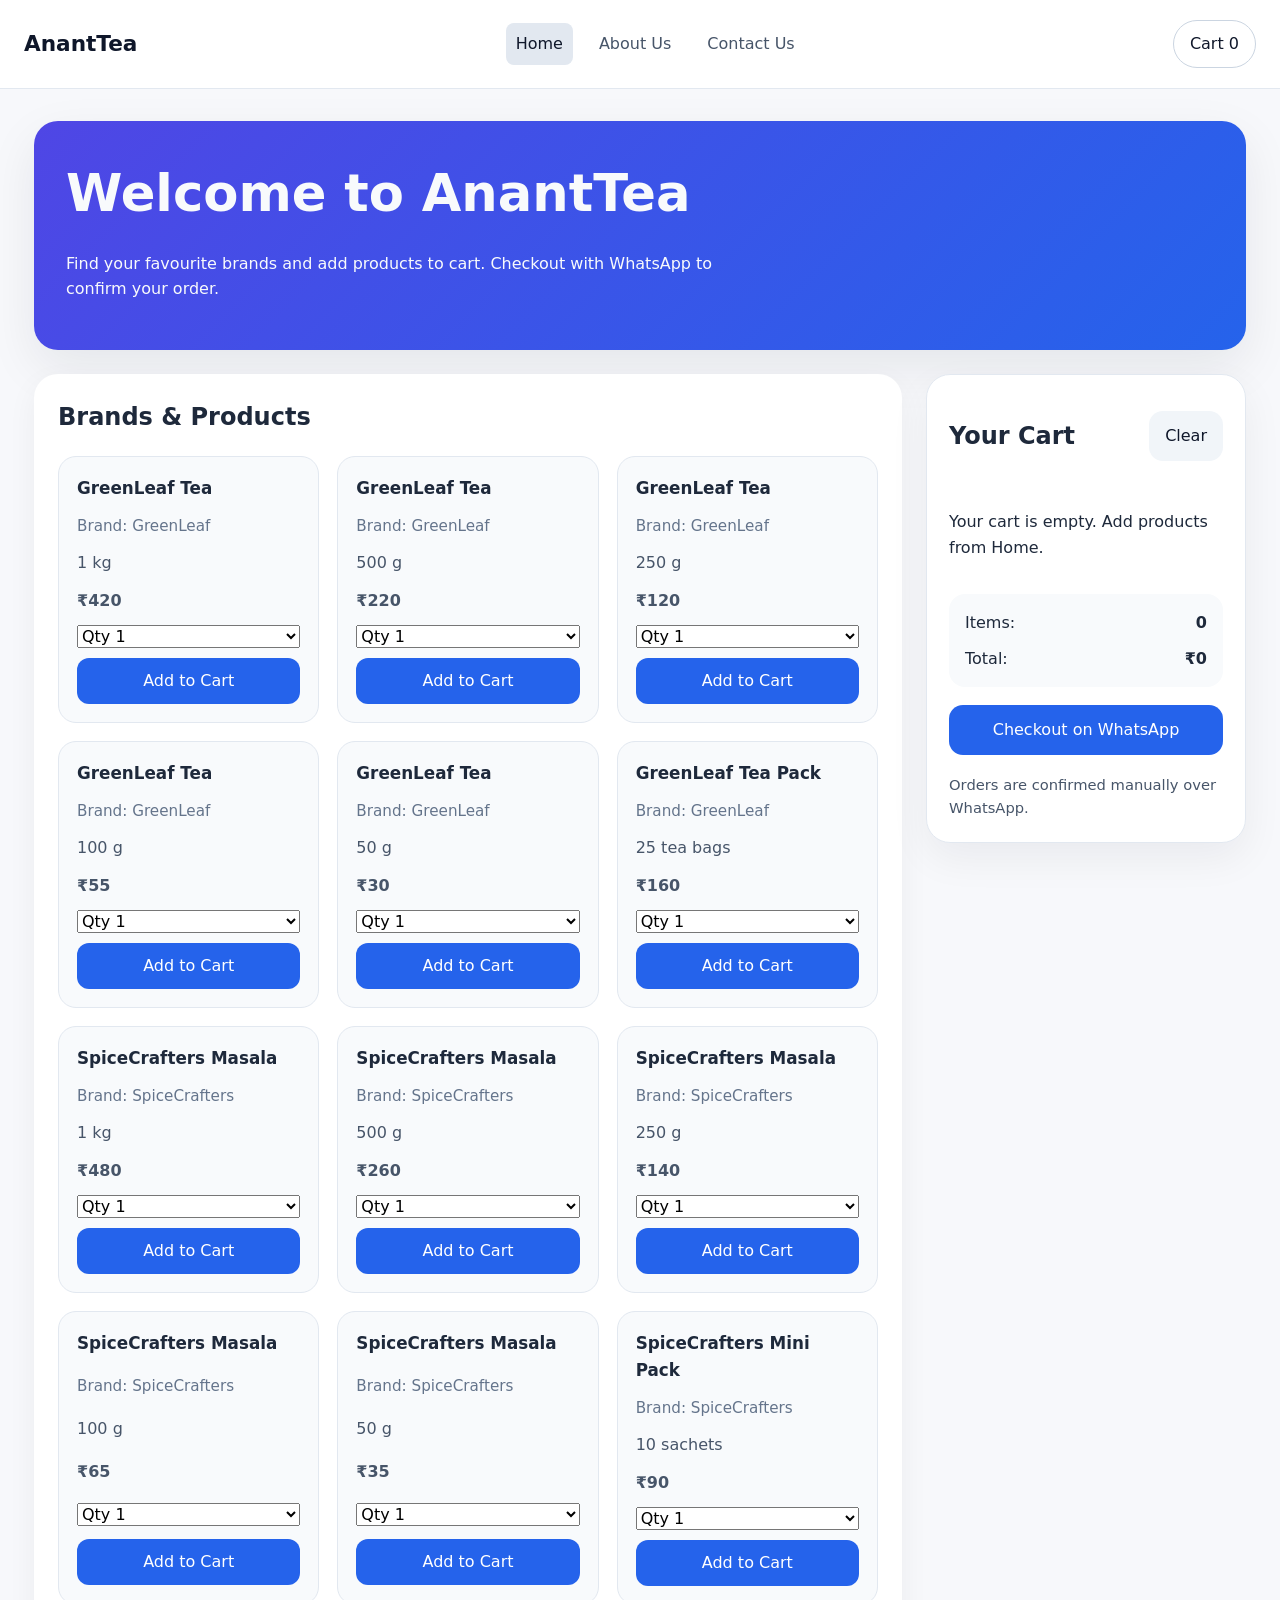
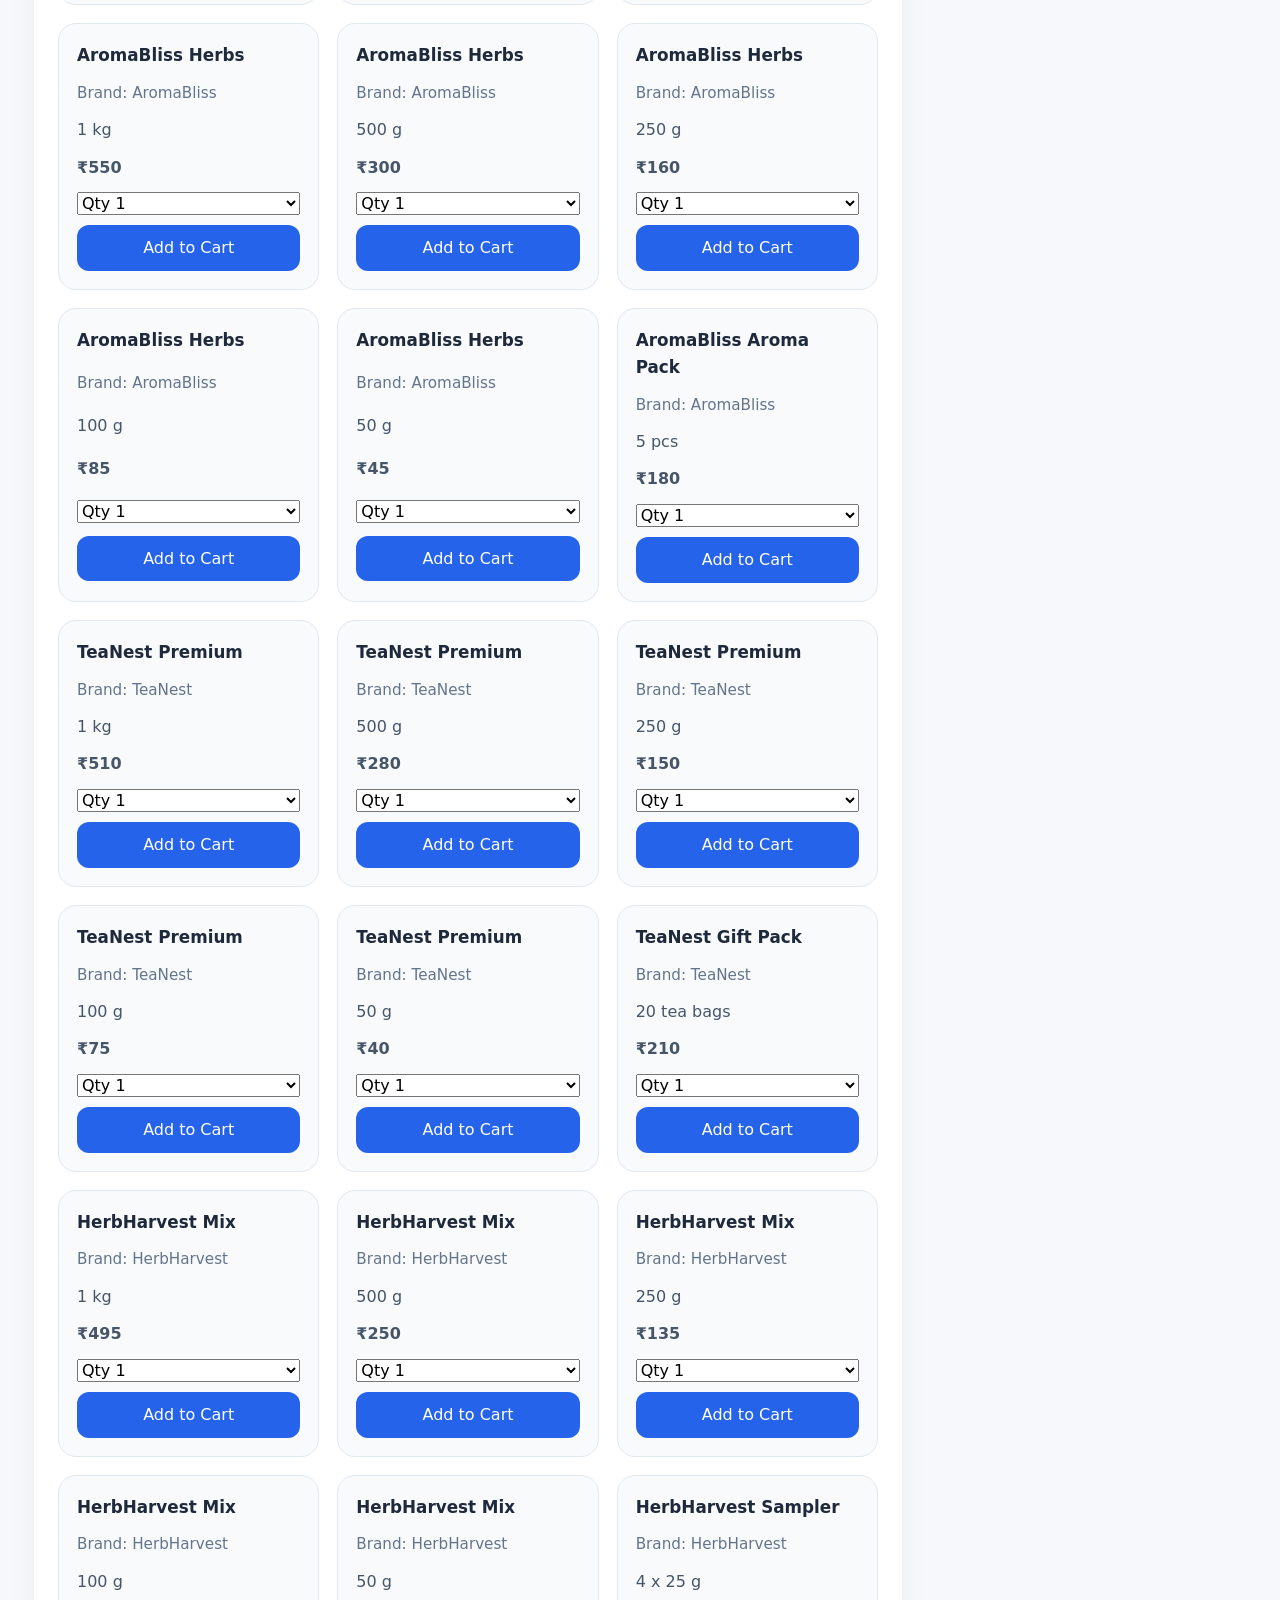
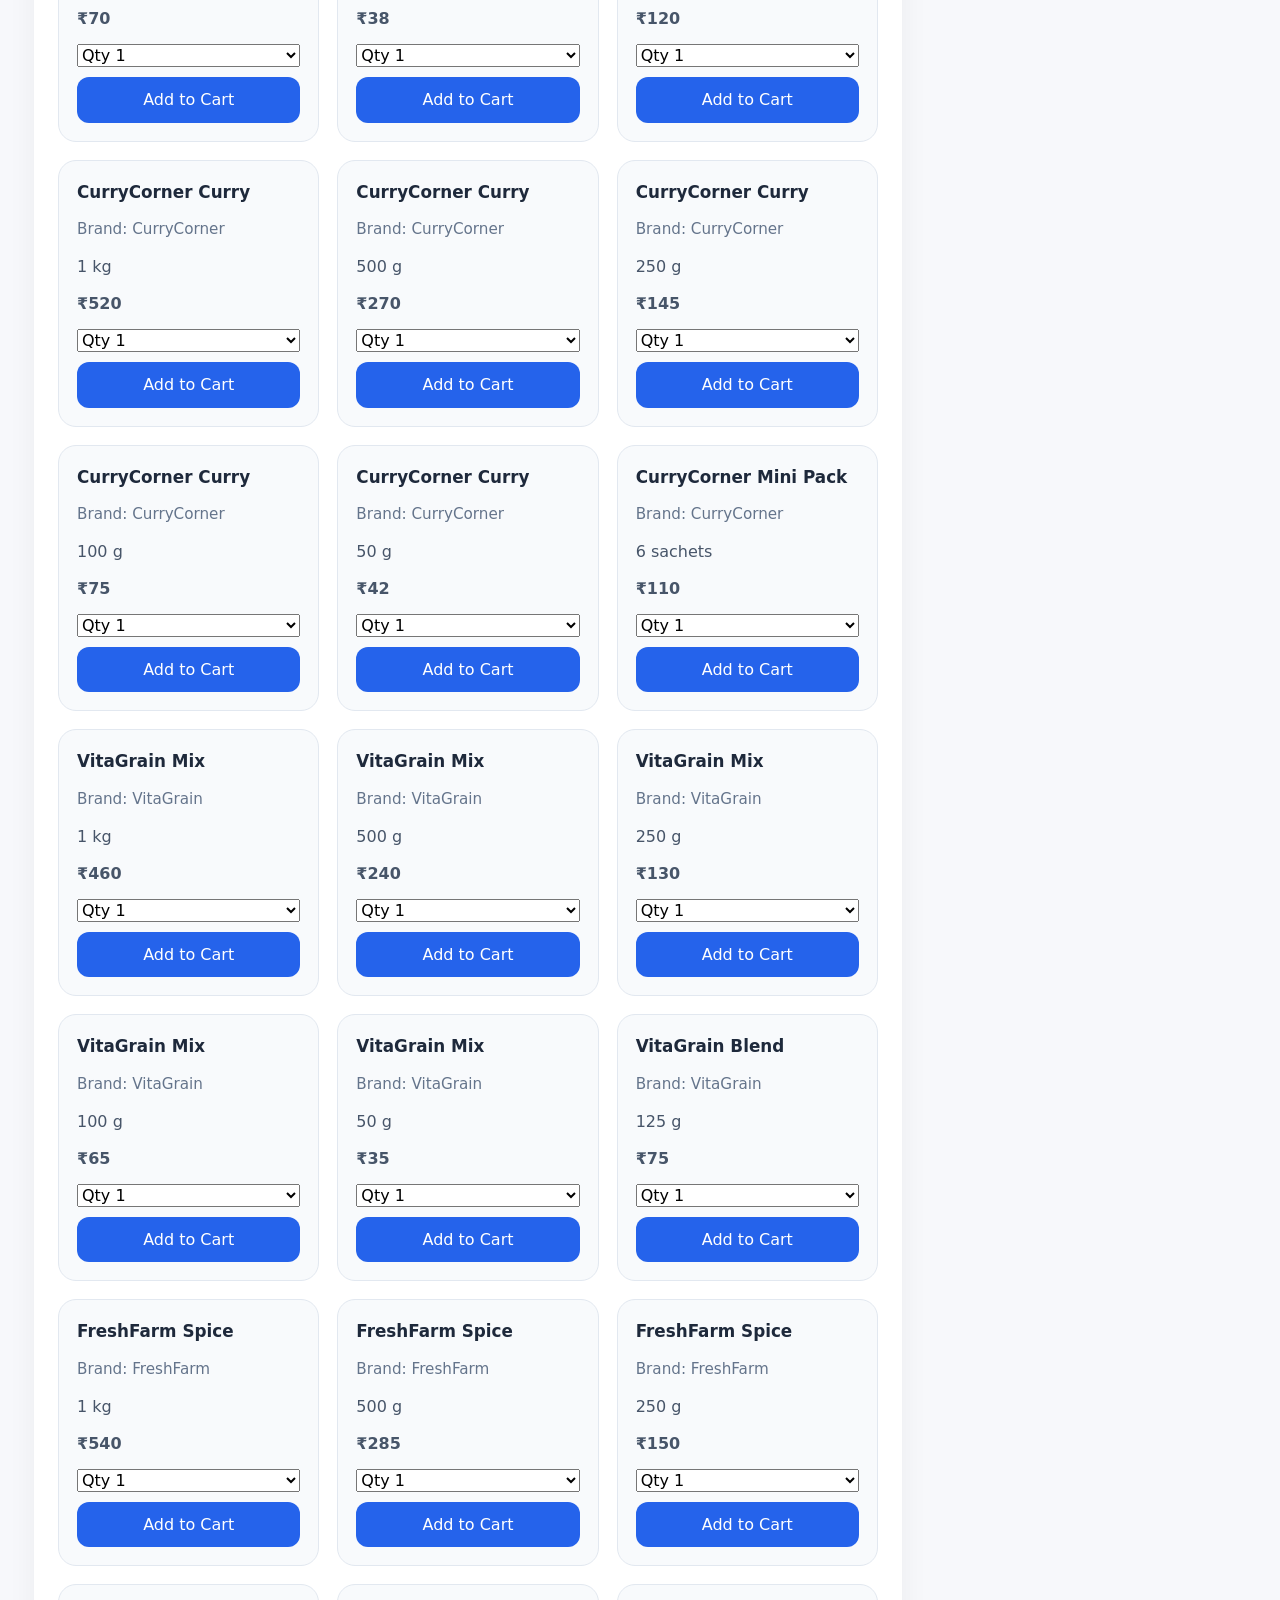
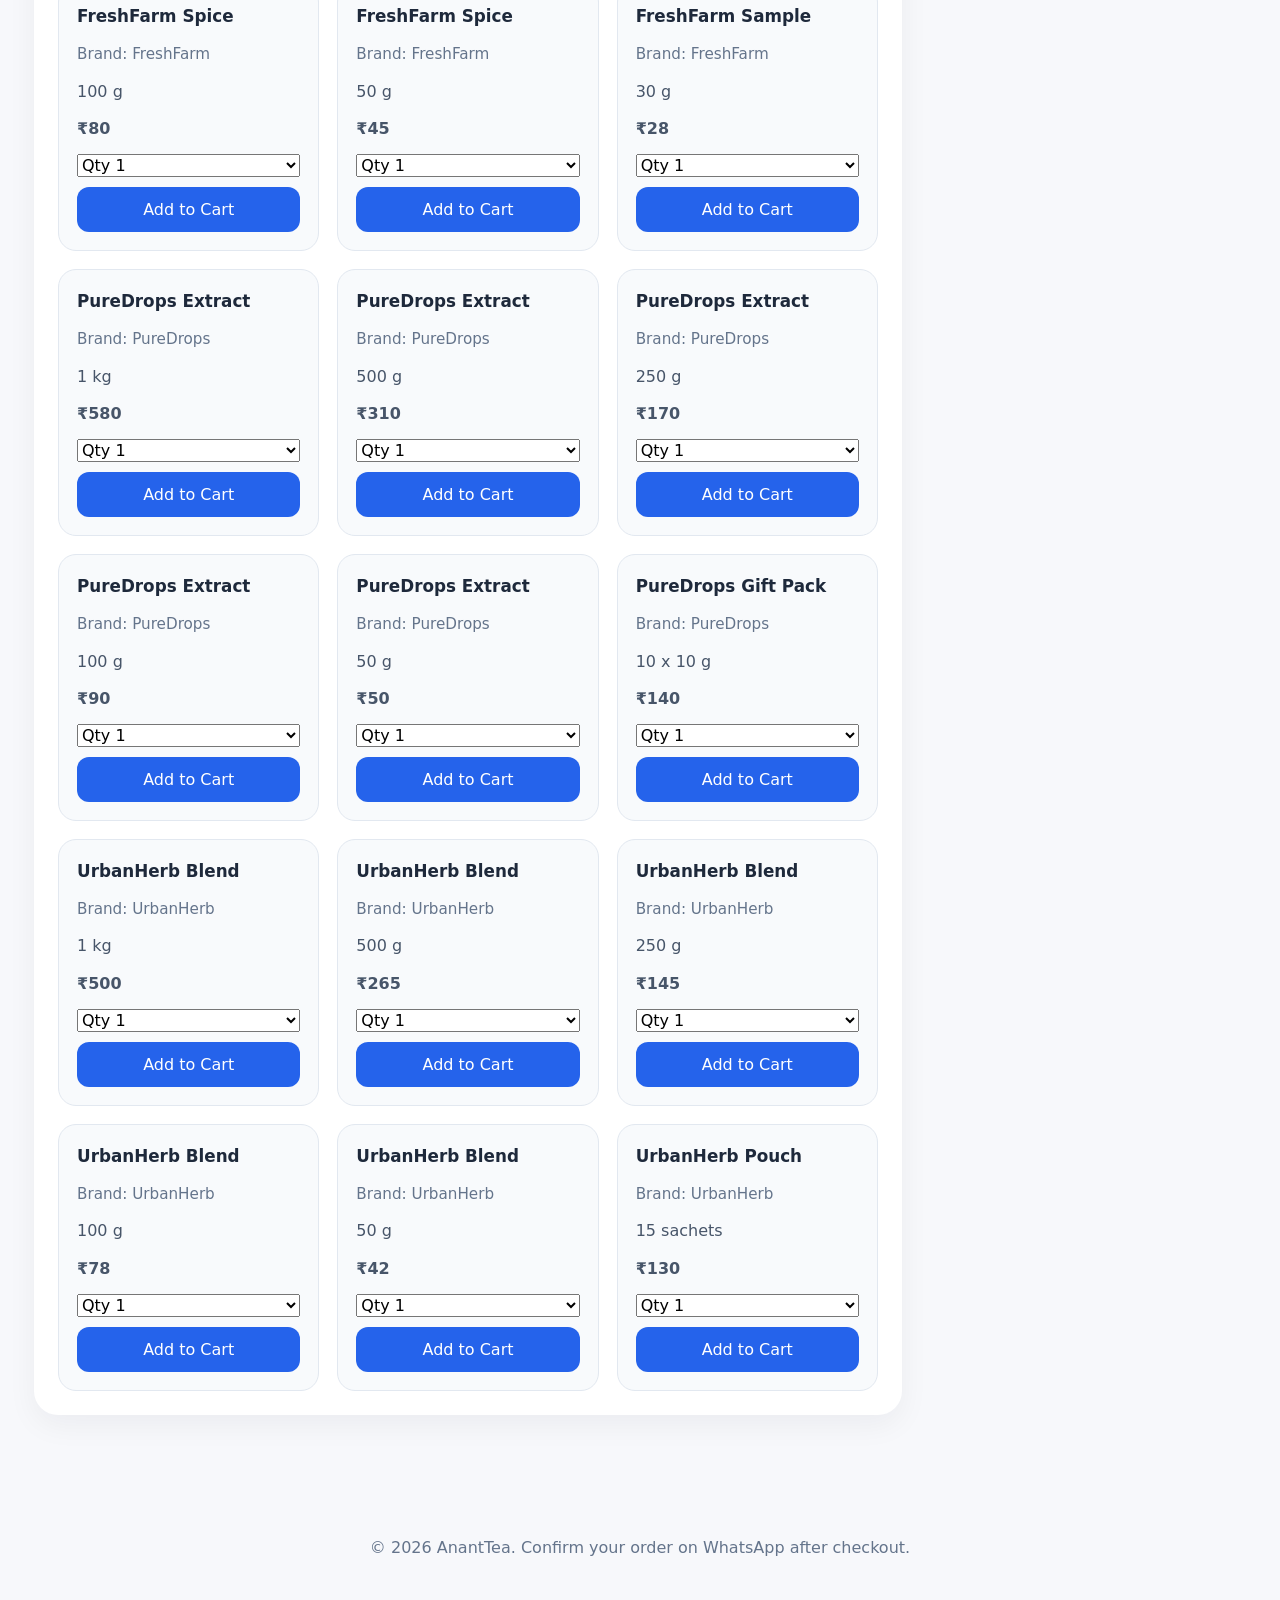
<file: index.html>
<!DOCTYPE html>
<html lang="en">
<head>
  <meta charset="UTF-8" />
  <meta name="viewport" content="width=device-width, initial-scale=1.0" />
  <title>AnantTea | Home</title>
  <link rel="stylesheet" href="styles.css" />
</head>
<body>
  <header class="site-header">
    <div class="brand">AnantTea</div>
    <nav class="site-nav">
      <a href="index.html" class="active">Home</a>
      <a href="about.html">About Us</a>
      <a href="contact.html">Contact Us</a>
    </nav>
    <button class="cart-button" id="cartCountButton">
      Cart <span id="cart-count">0</span>
    </button>
  </header>

  <main>
    <section class="hero">
      <div>
        <h1>Welcome to AnantTea</h1>
        <p>Find your favourite brands and add products to cart. Checkout with WhatsApp to confirm your order.</p>
      </div>
    </section>

    <section class="products-section">
      <h2>Brands & Products</h2>
      <div id="product-list" class="product-list"></div>
    </section>

    <aside class="cart-panel">
      <div class="cart-panel-header">
        <h2>Your Cart</h2>
        <button id="clearCartButton" class="secondary-button">Clear</button>
      </div>
      <div id="cart-items" class="cart-items"></div>
      <div class="cart-summary">
        <div>
          <span>Items:</span>
          <strong id="cart-total-items">0</strong>
        </div>
        <div>
          <span>Total:</span>
          <strong id="cart-total-price">₹0</strong>
        </div>
      </div>
      <button id="checkoutButton" class="primary-button">Checkout on WhatsApp</button>
      <p class="checkout-note">Orders are confirmed manually over WhatsApp.</p>
    </aside>
  </main>

  <footer class="site-footer">
    <p>© 2026 AnantTea. Confirm your order on WhatsApp after checkout.</p>
  </footer>

  <script src="script.js"></script>
</body>
</html>
</file>
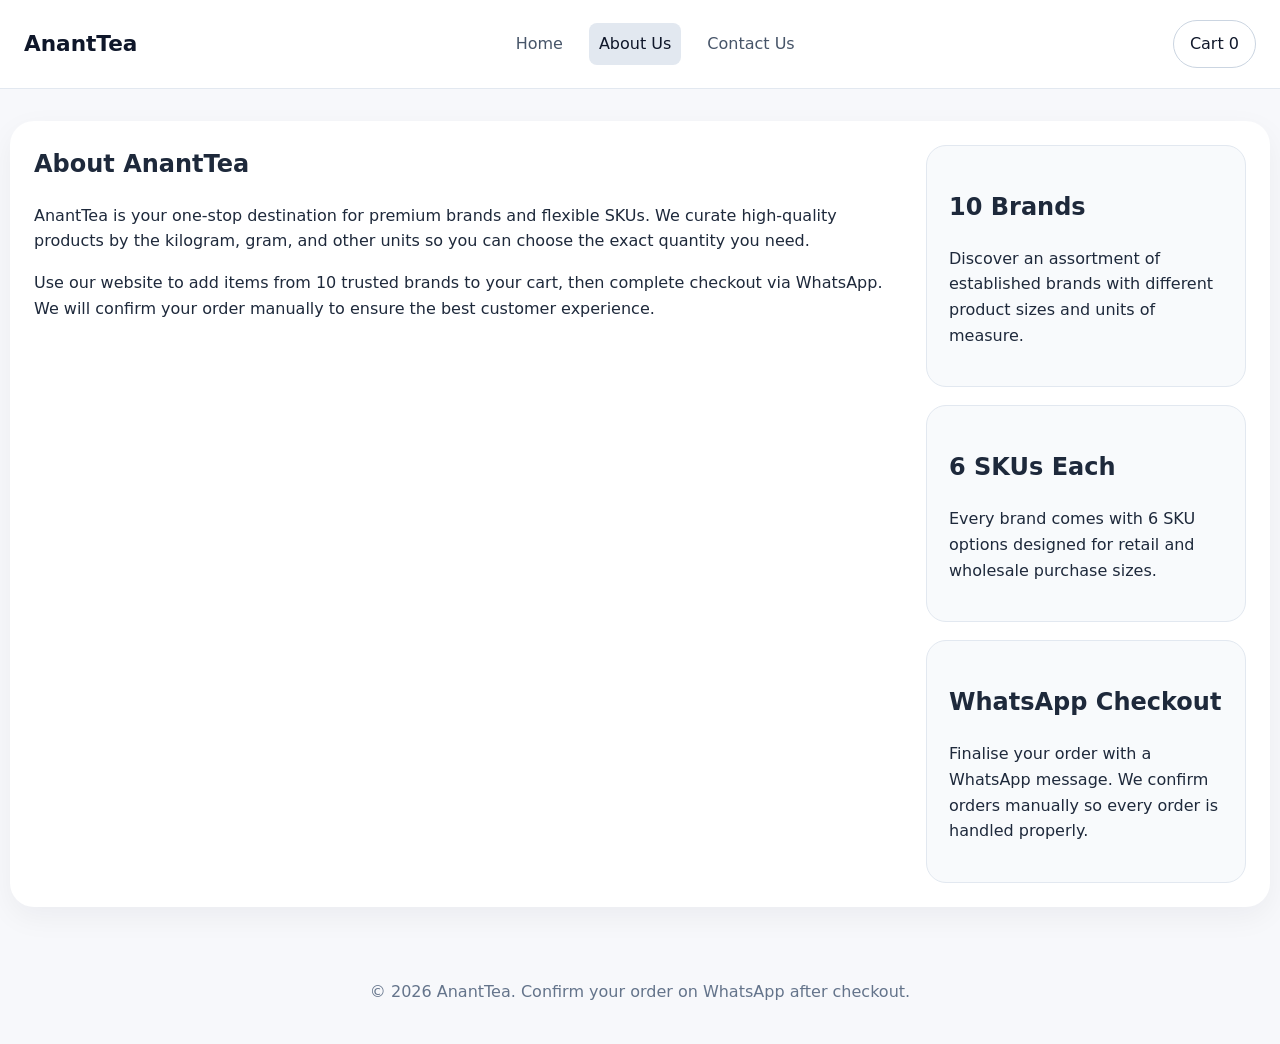
<file: about.html>
<!DOCTYPE html>
<html lang="en">
<head>
  <meta charset="UTF-8" />
  <meta name="viewport" content="width=device-width, initial-scale=1.0" />
  <title>AnantTea | About Us</title>
  <link rel="stylesheet" href="styles.css" />
</head>
<body>
  <header class="site-header">
    <div class="brand">AnantTea</div>
    <nav class="site-nav">
      <a href="index.html">Home</a>
      <a href="about.html" class="active">About Us</a>
      <a href="contact.html">Contact Us</a>
    </nav>
    <button class="cart-button" id="cartCountButtonAbout">
      Cart <span id="cart-count">0</span>
    </button>
  </header>

  <main class="page-content">
    <section>
      <h1>About AnantTea</h1>
      <p>AnantTea is your one-stop destination for premium brands and flexible SKUs. We curate high-quality products by the kilogram, gram, and other units so you can choose the exact quantity you need.</p>
      <p>Use our website to add items from 10 trusted brands to your cart, then complete checkout via WhatsApp. We will confirm your order manually to ensure the best customer experience.</p>
    </section>

    <section class="about-grid">
      <div>
        <h2>10 Brands</h2>
        <p>Discover an assortment of established brands with different product sizes and units of measure.</p>
      </div>
      <div>
        <h2>6 SKUs Each</h2>
        <p>Every brand comes with 6 SKU options designed for retail and wholesale purchase sizes.</p>
      </div>
      <div>
        <h2>WhatsApp Checkout</h2>
        <p>Finalise your order with a WhatsApp message. We confirm orders manually so every order is handled properly.</p>
      </div>
    </section>
  </main>

  <footer class="site-footer">
    <p>© 2026 AnantTea. Confirm your order on WhatsApp after checkout.</p>
  </footer>

  <script src="script.js"></script>
</body>
</html>
</file>
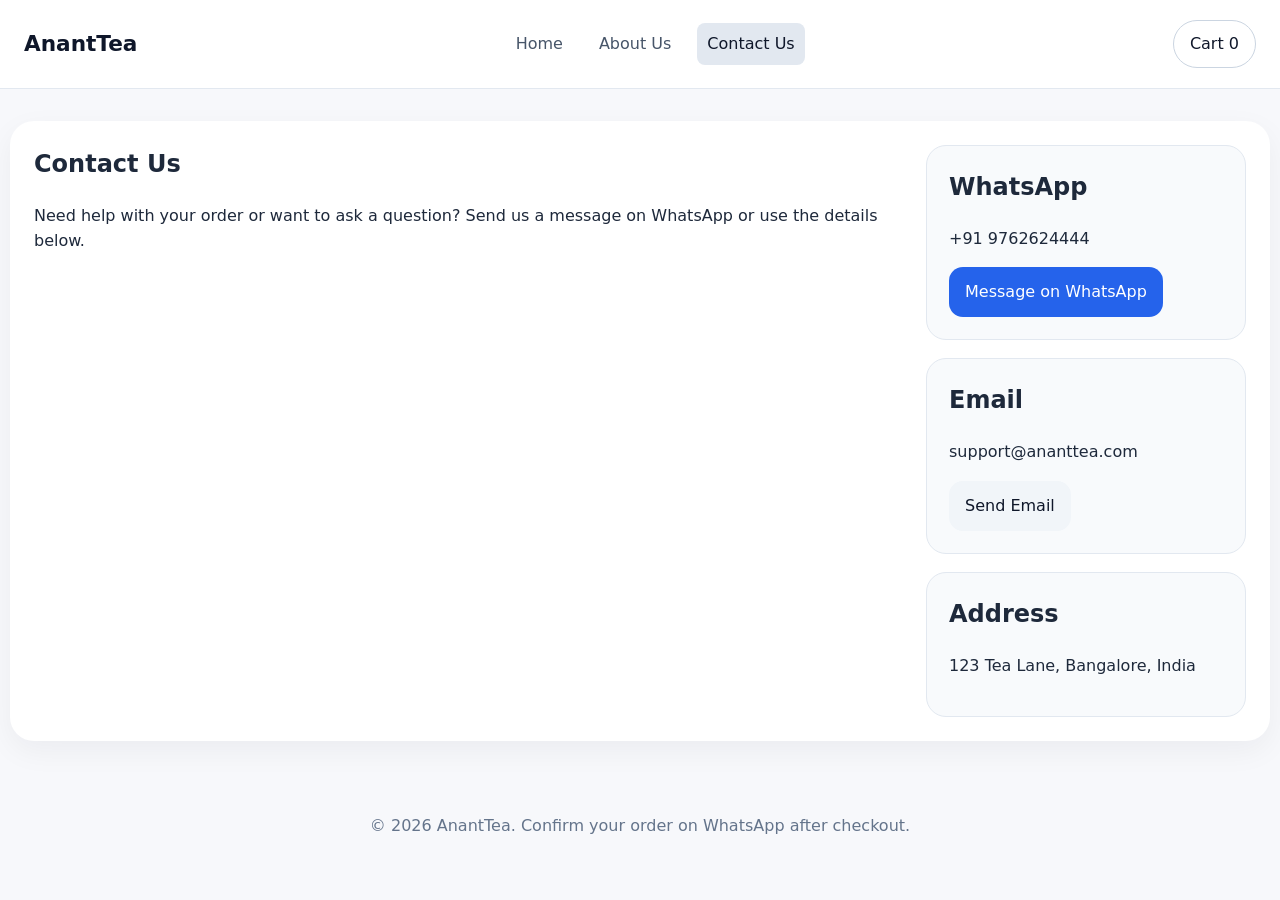
<file: contact.html>
<!DOCTYPE html>
<html lang="en">
<head>
  <meta charset="UTF-8" />
  <meta name="viewport" content="width=device-width, initial-scale=1.0" />
  <title>AnantTea | Contact Us</title>
  <link rel="stylesheet" href="styles.css" />
</head>
<body>
  <header class="site-header">
    <div class="brand">AnantTea</div>
    <nav class="site-nav">
      <a href="index.html">Home</a>
      <a href="about.html">About Us</a>
      <a href="contact.html" class="active">Contact Us</a>
    </nav>
    <button class="cart-button" id="cartCountButtonContact">
      Cart <span id="cart-count">0</span>
    </button>
  </header>

  <main class="page-content">
    <section>
      <h1>Contact Us</h1>
      <p>Need help with your order or want to ask a question? Send us a message on WhatsApp or use the details below.</p>
    </section>

    <section class="contact-cards">
      <div class="contact-card">
        <h2>WhatsApp</h2>
        <p>+91 9762624444</p>
        <a href="https://wa.me/919762624444" target="_blank" rel="noopener" class="primary-button">Message on WhatsApp</a>
      </div>
      <div class="contact-card">
        <h2>Email</h2>
        <p>support@ananttea.com</p>
        <a href="mailto:support@ananttea.com" class="secondary-button">Send Email</a>
      </div>
      <div class="contact-card">
        <h2>Address</h2>
        <p>123 Tea Lane, Bangalore, India</p>
      </div>
    </section>
  </main>

  <footer class="site-footer">
    <p>© 2026 AnantTea. Confirm your order on WhatsApp after checkout.</p>
  </footer>

  <script src="script.js"></script>
</body>
</html>
</file>
<file: styles.css>
:root {
  color-scheme: light;
  font-family: Inter, system-ui, -apple-system, BlinkMacSystemFont, 'Segoe UI', sans-serif;
  background: #f7f8fb;
  color: #1e293b;
  line-height: 1.6;
}

* {
  box-sizing: border-box;
}

body {
  margin: 0;
  min-height: 100vh;
}

body, button, input, select {
  font: inherit;
}

.site-header {
  display: flex;
  align-items: center;
  justify-content: space-between;
  gap: 16px;
  padding: 20px 24px;
  background: #ffffff;
  border-bottom: 1px solid #e2e8f0;
  position: sticky;
  top: 0;
  z-index: 10;
}

.brand {
  font-size: 1.35rem;
  font-weight: 700;
  color: #0f172a;
}

.site-nav {
  display: flex;
  gap: 16px;
  flex-wrap: wrap;
}

.site-nav a {
  text-decoration: none;
  color: #475569;
  padding: 8px 10px;
  border-radius: 8px;
}

.site-nav a.active,
.site-nav a:hover {
  color: #0f172a;
  background: #e2e8f0;
}

.cart-button {
  border: 1px solid #cbd5e1;
  background: #ffffff;
  color: #0f172a;
  padding: 10px 16px;
  border-radius: 999px;
  cursor: pointer;
}

main {
  display: grid;
  grid-template-columns: 1fr 320px;
  gap: 24px;
  max-width: 1260px;
  margin: 32px auto;
  padding: 0 24px 48px;
}

.hero {
  grid-column: 1 / -1;
  padding: 32px;
  border-radius: 24px;
  background: linear-gradient(135deg, #4f46e5 0%, #2563eb 100%);
  color: #f8fafc;
  box-shadow: 0 18px 50px rgba(15, 23, 42, 0.08);
}

.hero h1 {
  margin: 0 0 16px;
  font-size: clamp(2rem, 4vw, 3.4rem);
}

.hero p {
  max-width: 680px;
}

.products-section,
.page-content {
  background: #ffffff;
  border-radius: 24px;
  padding: 24px;
  box-shadow: 0 10px 30px rgba(15, 23, 42, 0.05);
}

.products-section h2,
.page-content h1 {
  margin-top: 0;
}

.product-list {
  display: grid;
  grid-template-columns: repeat(auto-fit, minmax(240px, 1fr));
  gap: 18px;
  margin-top: 20px;
}

.product-card {
  background: #f8fafc;
  border: 1px solid #e2e8f0;
  border-radius: 18px;
  padding: 18px;
  display: grid;
  gap: 12px;
}

.product-card h3 {
  margin: 0;
  font-size: 1.05rem;
}

.product-card p {
  margin: 0;
  color: #475569;
}

.product-card .meta {
  font-size: 0.95rem;
  color: #64748b;
}

.product-card .actions {
  display: flex;
  align-items: center;
  gap: 10px;
  flex-wrap: wrap;
}

.product-card select,
.product-card button {
  width: 100%;
}

.product-card button {
  cursor: pointer;
  border: none;
  background: #2563eb;
  color: #ffffff;
  padding: 10px 14px;
  border-radius: 12px;
  transition: transform 0.2s ease, background 0.2s ease;
}

.product-card button:hover {
  transform: translateY(-1px);
  background: #1d4ed8;
}

.cart-panel {
  position: sticky;
  top: 100px;
  height: fit-content;
  background: #ffffff;
  padding: 22px;
  border-radius: 24px;
  border: 1px solid #e2e8f0;
  display: grid;
  gap: 18px;
  box-shadow: 0 15px 40px rgba(15, 23, 42, 0.06);
}

.cart-panel-header {
  display: flex;
  align-items: center;
  justify-content: space-between;
  gap: 12px;
}

.cart-items {
  display: grid;
  gap: 14px;
}

.cart-item {
  border: 1px solid #e2e8f0;
  border-radius: 16px;
  padding: 14px;
  background: #f8fafc;
}

.cart-item h4 {
  margin: 0 0 6px;
}

.cart-item p {
  margin: 0 4px 0;
  color: #475569;
  font-size: 0.94rem;
}

.cart-item .item-actions {
  display: flex;
  align-items: center;
  justify-content: space-between;
  margin-top: 10px;
  gap: 8px;
}

button.primary-button,
button.secondary-button,
a.primary-button,
a.secondary-button {
  border: none;
  border-radius: 14px;
  display: inline-flex;
  align-items: center;
  justify-content: center;
  gap: 8px;
  text-decoration: none;
}

button.primary-button,
a.primary-button {
  background: #2563eb;
  color: #ffffff;
  padding: 12px 16px;
}

button.secondary-button,
a.secondary-button {
  background: #f1f5f9;
  color: #0f172a;
  padding: 12px 16px;
}

button.primary-button:hover,
a.primary-button:hover {
  background: #1d4ed8;
}

button.secondary-button:hover,
a.secondary-button:hover {
  background: #e2e8f0;
}

.cart-summary {
  display: grid;
  gap: 10px;
  background: #f8fafc;
  border-radius: 16px;
  padding: 16px;
}

.cart-summary div {
  display: flex;
  justify-content: space-between;
  gap: 12px;
}

.checkout-note {
  margin: 0;
  font-size: 0.92rem;
  color: #475569;
}

.site-footer {
  grid-column: 1 / -1;
  text-align: center;
  padding: 24px;
  color: #64748b;
}

.page-content {
  display: grid;
  gap: 24px;
}

.about-grid,
.contact-cards {
  display: grid;
  gap: 18px;
}

.about-grid > div,
.contact-card {
  background: #f8fafc;
  border: 1px solid #e2e8f0;
  border-radius: 20px;
  padding: 22px;
}

.contact-card h2 {
  margin-top: 0;
}

@media (max-width: 1050px) {
  main {
    grid-template-columns: 1fr;
  }
  .cart-panel {
    position: static;
  }
}

@media (max-width: 720px) {
  .site-header {
    flex-direction: column;
    align-items: stretch;
  }
  .site-nav {
    justify-content: center;
  }
  .hero {
    padding: 24px;
  }
}
</file>
